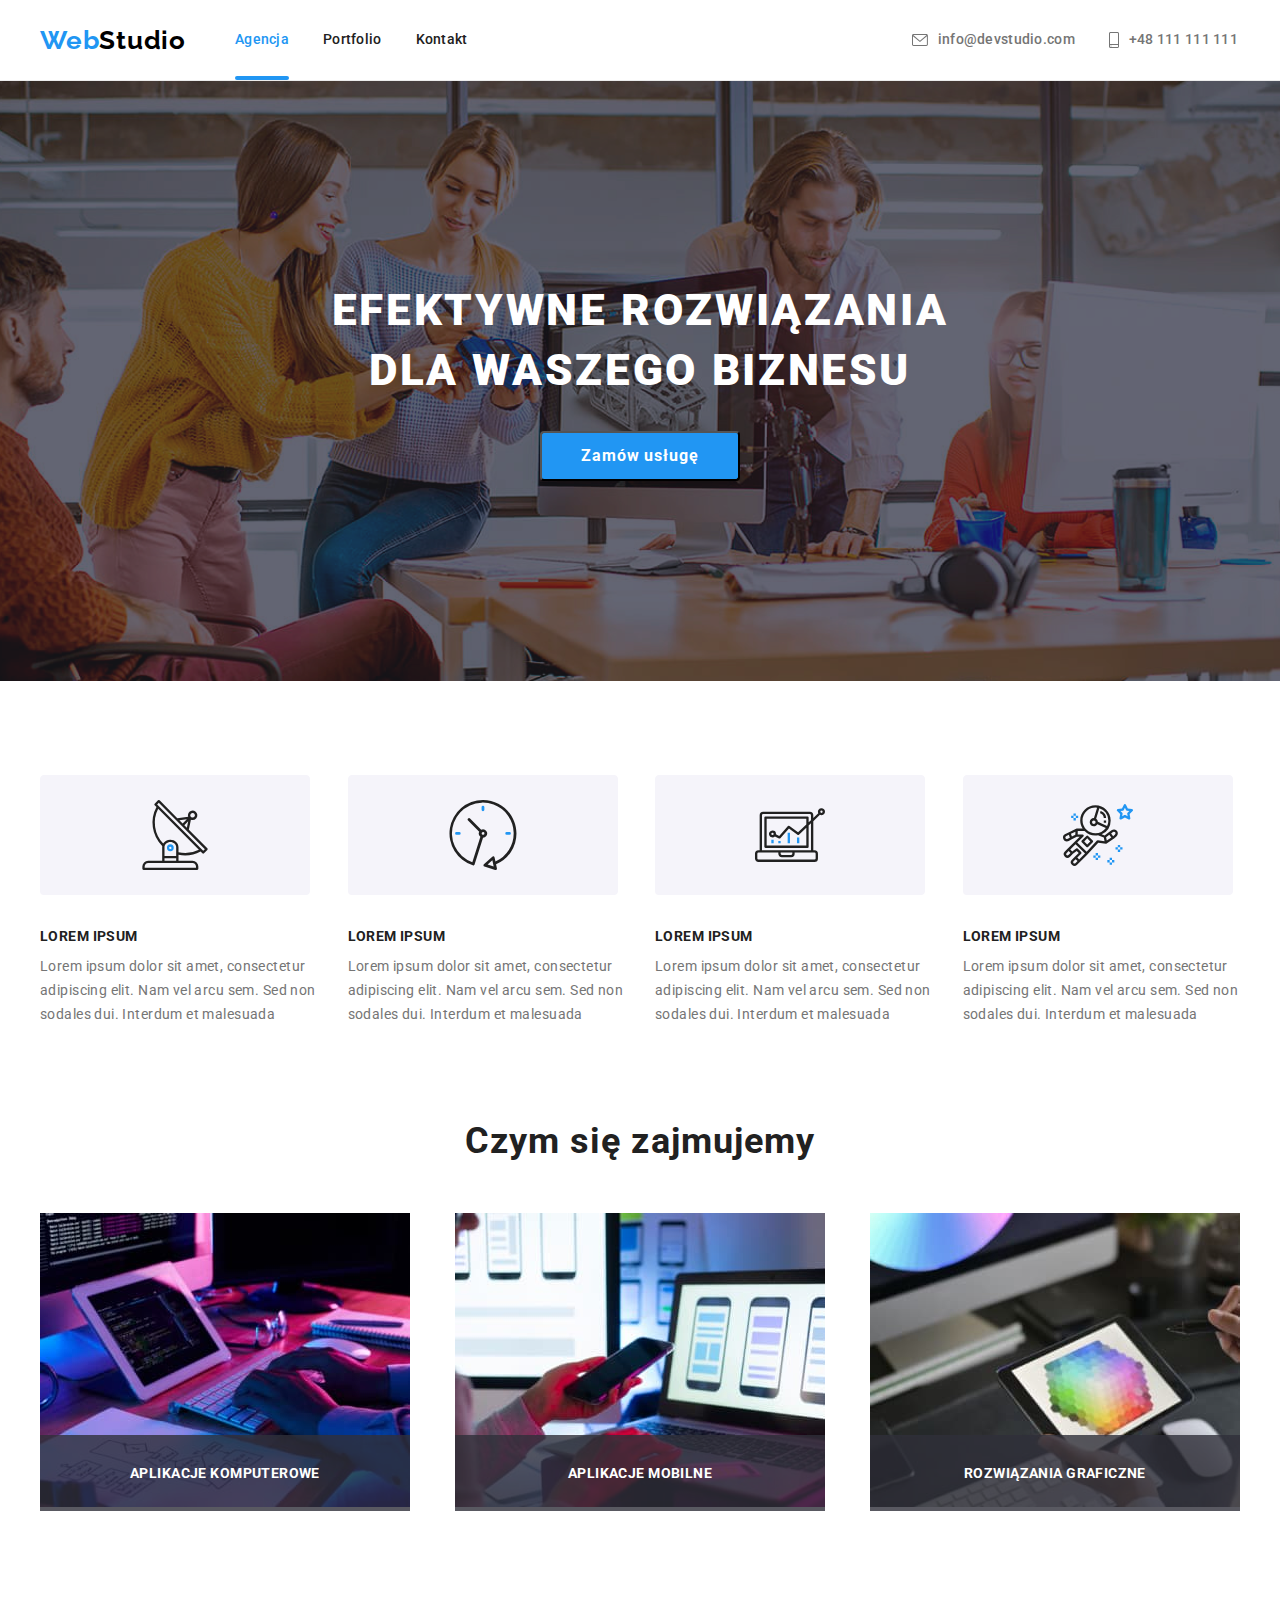
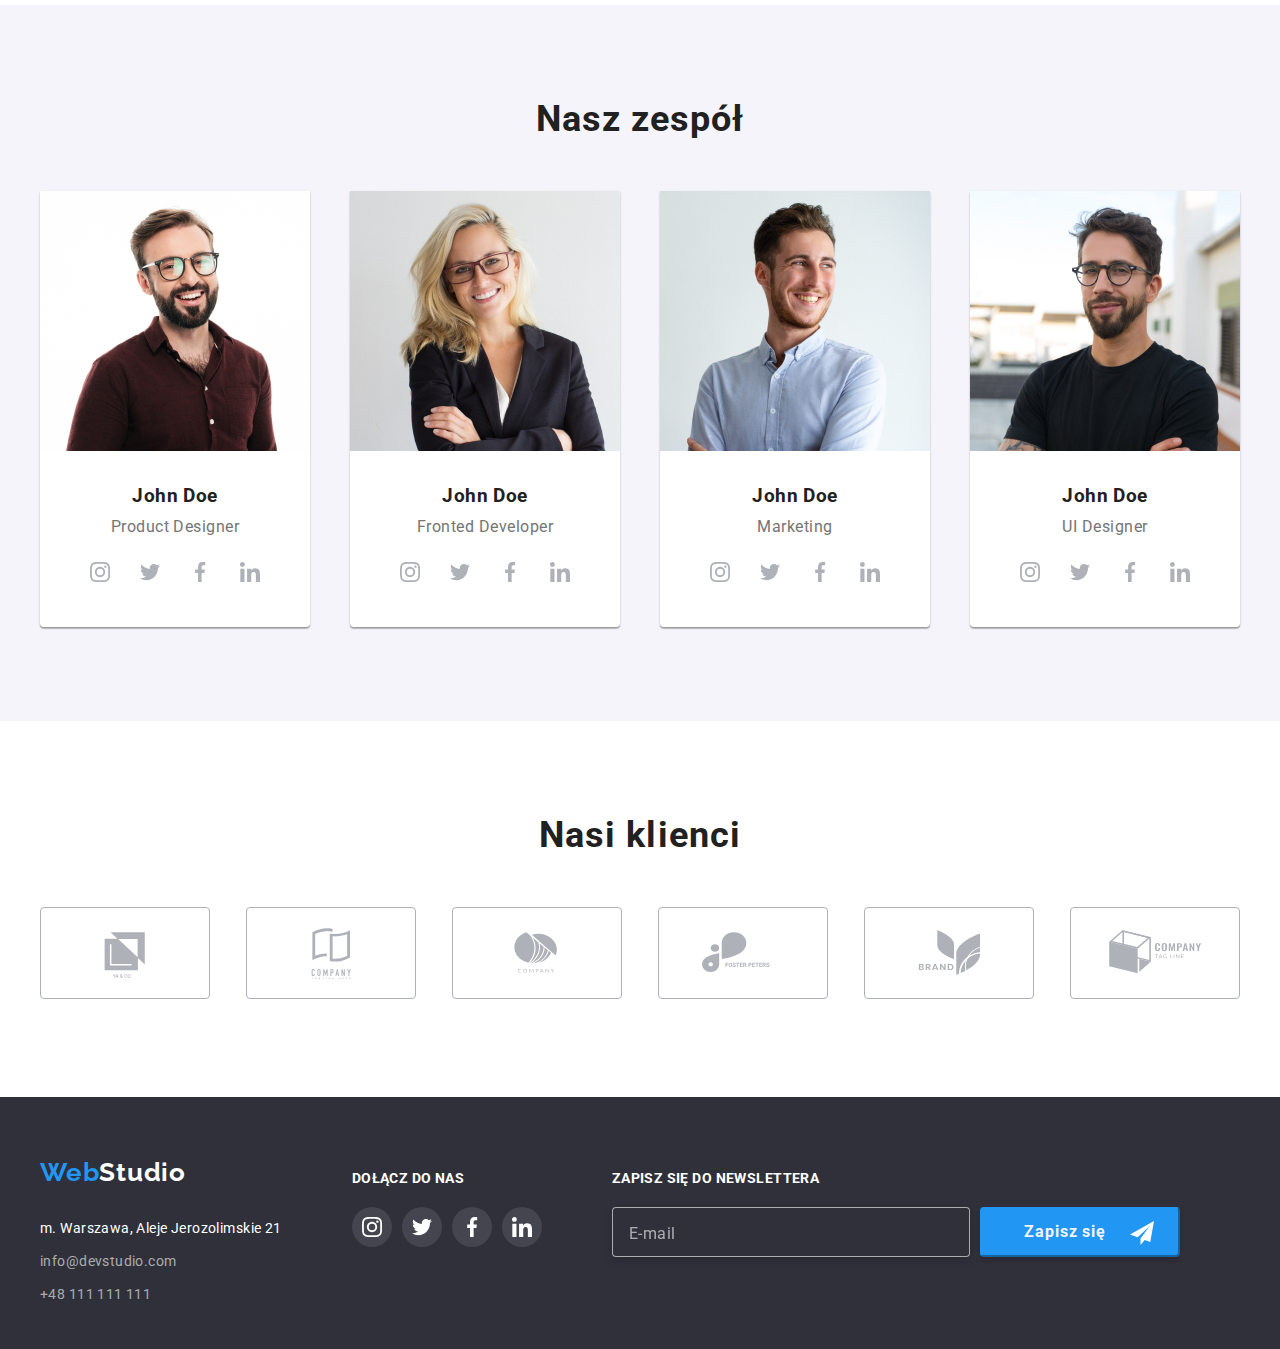
<file: index.html>
<!DOCTYPE html>
<html lang="pl">
  <head>
    <meta charset="UTF-8" />
    <meta name="viewport" content="widht=device-width, initial-scale=1.0" />
    <title>Studio</title>
    <link rel="stylesheet" href="./css/modern-normalize.css" />
    <link rel="stylesheet" href="./css/main.min.css" />
    <link rel="preconnect" href="https://fonts.googleapis.com" />
    <link rel="preconnect" href="https://fonts.gstatic.com" crossorigin />
    <link
      rel="stylesheet"
      href="https://fonts.googleapis.com/css2?family=Raleway:wght@700&family=Roboto:ital,wght@0,400;0,500;0,900;1,700&display=swap"
    />
  </head>
  <body>
    <!--  -->
    <!-- H E A D E R -->
    <!--  -->
    <header class="header">
      <div class="header__container">
        <div class="navbar">
          <div class="navbar__container">
            <div class="navbar__container--left">
              <a href="index.html" class="logo">
                <span class="logo--color">Web</span>Studio</a
              >
              <nav class="navbar__menu">
                <ul class="navbar__list">
                  <li>
                    <a href="index.html" class="link active">Agencja </a>
                  </li>
                  <li><a href="portfolio.html" class="link">Portfolio</a></li>
                  <li><a href="/" class="link">Kontakt</a></li>
                </ul>
              </nav>
            </div>
            <div class="navbar__menu">
              <ul class="navbar__list">
                <li>
                  <a href="mailto:info@devstudio.com" class="link link--gray">
                    <svg class="link__icon-email">
                      <use href="./images/icons.svg#icon-envelope"></use>
                    </svg>
                    <span>info@devstudio.com</span>
                  </a>
                </li>
                <li>
                  <a href="tel:+48111111111" class="link link--gray">
                    <svg class="link__icon-phone">
                      <use href="./images/icons.svg#icon-smartphone"></use>
                    </svg>
                    <span>+48 111 111 111</span>
                  </a>
                </li>
              </ul>
            </div>
          </div>
        </div>
      </div>
    </header>

    <main>
      <!--  -->
      <!-- E F F E C T I V E  S O L U T I O N S -->
      <!--  -->
      <div class="slider">
        <div class="slider__container">
          <h1 class="slider__heading">EFEKTYWNE ROZWIĄZANIA<br />DLA WASZEGO BIZNESU</h1>
          <button type="button" class="slider__button" data-modal-open>
            Zamów usługę
          </button>
        </div>
      </div>

      <!--  -->
      <!-- L O R E M  I P S U M -->
      <!--  -->
      <section class="article">
        <div class="article__container">
          <ul class="article__list">
            <li class="article__item">
              <article>
                <div>
                  <svg class="article__image">
                    <use href="./images/icons.svg#icon-group-1"></use>
                  </svg>
                </div>
                <h3 class="article__heading">LOREM IPSUM</h3>
                <p class="article__summary">
                  Lorem ipsum dolor sit amet, consectetur adipiscing elit. Nam vel arcu
                  sem. Sed non sodales dui. Interdum et malesuada
                </p>
              </article>
            </li>

            <li class="article__item">
              <article>
                <div>
                  <svg class="article__image">
                    <use href="./images/icons.svg#icon-group-2"></use>
                  </svg>
                </div>
                <h3 class="article__heading">LOREM IPSUM</h3>
                <p class="article__summary">
                  Lorem ipsum dolor sit amet, consectetur adipiscing elit. Nam vel arcu
                  sem. Sed non sodales dui. Interdum et malesuada
                </p>
              </article>
            </li>
            <li class="article__item">
              <article>
                <div>
                  <svg class="article__image">
                    <use href="./images/icons.svg#icon-group-3"></use>
                  </svg>
                </div>
                <h3 class="article__heading">LOREM IPSUM</h3>
                <p class="article__summary">
                  Lorem ipsum dolor sit amet, consectetur adipiscing elit. Nam vel arcu
                  sem. Sed non sodales dui. Interdum et malesuada
                </p>
              </article>
            </li>
            <li class="article__item">
              <article>
                <div>
                  <svg class="article__image">
                    <use href="./images/icons.svg#icon-group-4"></use>
                  </svg>
                </div>
                <h3 class="article__heading">LOREM IPSUM</h3>
                <p class="article__summary">
                  Lorem ipsum dolor sit amet, consectetur adipiscing elit. Nam vel arcu
                  sem. Sed non sodales dui. Interdum et malesuada
                </p>
              </article>
            </li>
          </ul>
        </div>
      </section>
      <!--  -->
      <!-- W H A T  W E  D O -->
      <!--  -->
      <section class="offer">
        <div class="offer__container">
          <h2 class="offer__heading">Czym się zajmujemy</h2>
          <ul class="offer__list">
            <li class="offer__item">
              <img src="./images/img2.jpg" width="370" height="294" alt="computer" />
              <figcaption class="offer__content">Aplikacje komputerowe</figcaption>
            </li>
            <li class="offer__item">
              <img src="./images/img1.jpg" width="370" height="294" alt="phone" />
              <figcaption class="offer__content">Aplikacje mobilne</figcaption>
            </li>
            <li class="offer__item">
              <img src="./images/img3.jpg" width="370" height="294" alt="tablet" />
              <figcaption class="offer__content">Rozwiązania graficzne</figcaption>
            </li>
          </ul>
        </div>
      </section>
      <!--  -->
      <!-- O U R  T E A M -->
      <!--  -->
      <section class="team">
        <div class="team__container">
          <h2 class="team__heading">Nasz zespół</h2>
          <ul class="team__list">
            <li class="team__card">
              <figure>
                <img
                  src="./images/person1.jpg"
                  width="270"
                  height="260"
                  alt="Product-Designer"
                />
                <figcaption class="team__caption">
                  <h3>John Doe</h3>
                  <p class="team__spec">Product Designer</p>
                </figcaption>
              </figure>

              <div class="social">
                <div class="social__container">
                  <div>
                    <svg class="social__icon">
                      <use
                        href="./images/icons.svg#icon-insta"
                        width="20"
                        height="20"
                        x="10"
                        y="10"
                      ></use>
                    </svg>
                  </div>
                  <div>
                    <svg class="social__icon">
                      <use
                        href="./images/icons.svg#icon-tweet"
                        width="20"
                        height="20"
                        x="10"
                        y="10"
                      ></use>
                    </svg>
                  </div>

                  <div>
                    <svg class="social__icon">
                      <use
                        href="./images/icons.svg#icon-face "
                        width="20"
                        height="20"
                        x="10"
                        y="10"
                      ></use>
                    </svg>
                  </div>

                  <div>
                    <svg class="social__icon">
                      <use
                        href="./images/icons.svg#icon-linke"
                        width="20"
                        height="20"
                        x="10"
                        y="10"
                      ></use>
                    </svg>
                  </div>
                </div>
              </div>
            </li>
            <li class="team__card">
              <figure>
                <img
                  src="./images/person2.jpg"
                  width="270"
                  height="260"
                  alt="Fronted-Developer"
                />
                <figcaption class="team__caption">
                  <h3>John Doe</h3>
                  <p class="team__spec">Fronted Developer</p>
                </figcaption>
              </figure>
              <div class="social">
                <div class="social__container">
                  <div>
                    <svg class="social__icon">
                      <use
                        href="./images/icons.svg#icon-insta"
                        width="20"
                        height="20"
                        x="10"
                        y="10"
                      ></use>
                    </svg>
                  </div>
                  <div>
                    <svg class="social__icon">
                      <use
                        href="./images/icons.svg#icon-tweet"
                        width="20"
                        height="20"
                        x="10"
                        y="10"
                      ></use>
                    </svg>
                  </div>

                  <div>
                    <svg class="social__icon">
                      <use
                        href="./images/icons.svg#icon-face "
                        width="20"
                        height="20"
                        x="10"
                        y="10"
                      ></use>
                    </svg>
                  </div>

                  <div>
                    <svg class="social__icon">
                      <use
                        href="./images/icons.svg#icon-linke"
                        width="20"
                        height="20"
                        x="10"
                        y="10"
                      ></use>
                    </svg>
                  </div>
                </div>
              </div>
            </li>
            <li class="team__card">
              <figure>
                <img
                  src="./images/person3.jpg"
                  width="270"
                  height="260"
                  alt="Marketing"
                />
                <figcaption class="team__caption">
                  <h3>John Doe</h3>
                  <p class="team__spec">Marketing</p>
                </figcaption>
              </figure>
              <div class="social">
                <div class="social__container">
                  <div>
                    <svg class="social__icon">
                      <use
                        href="./images/icons.svg#icon-insta"
                        width="20"
                        height="20"
                        x="10"
                        y="10"
                      ></use>
                    </svg>
                  </div>
                  <div>
                    <svg class="social__icon">
                      <use
                        href="./images/icons.svg#icon-tweet"
                        width="20"
                        height="20"
                        x="10"
                        y="10"
                      ></use>
                    </svg>
                  </div>

                  <div>
                    <svg class="social__icon">
                      <use
                        href="./images/icons.svg#icon-face "
                        width="20"
                        height="20"
                        x="10"
                        y="10"
                      ></use>
                    </svg>
                  </div>

                  <div>
                    <svg class="social__icon">
                      <use
                        href="./images/icons.svg#icon-linke"
                        width="20"
                        height="20"
                        x="10"
                        y="10"
                      ></use>
                    </svg>
                  </div>
                </div>
              </div>
            </li>
            <li class="team__card">
              <figure>
                <img
                  src="./images/person4.jpg"
                  width="270"
                  height="260"
                  alt="UI-Designer"
                />
                <figcaption class="team__caption">
                  <h3>John Doe</h3>
                  <p class="team__spec">UI Designer</p>
                </figcaption>
                <div class="social">
                  <div class="social__container">
                    <div>
                      <svg class="social__icon">
                        <use
                          href="./images/icons.svg#icon-insta"
                          width="20"
                          height="20"
                          x="10"
                          y="10"
                        ></use>
                      </svg>
                    </div>
                    <div>
                      <svg class="social__icon">
                        <use
                          href="./images/icons.svg#icon-tweet"
                          width="20"
                          height="20"
                          x="10"
                          y="10"
                        ></use>
                      </svg>
                    </div>

                    <div>
                      <svg class="social__icon">
                        <use
                          href="./images/icons.svg#icon-face "
                          width="20"
                          height="20"
                          x="10"
                          y="10"
                        ></use>
                      </svg>
                    </div>

                    <div>
                      <svg class="social__icon">
                        <use
                          href="./images/icons.svg#icon-linke"
                          width="20"
                          height="20"
                          x="10"
                          y="10"
                        ></use>
                      </svg>
                    </div>
                  </div>
                </div>
              </figure>
            </li>
          </ul>
        </div>
      </section>
      <!--  -->
      <!-- C U S T O M E R S -->
      <!--  -->
      <section class="customers">
        <div class="customers__container">
          <h2 class="customers__heading">Nasi klienci</h2>
          <div class="customers__list">
            <div>
              <svg class="customers__icon">
                <use href="./images/icons.svg#icon-client-1"></use>
              </svg>
            </div>

            <div>
              <svg class="customers__icon">
                <use href="./images/icons.svg#icon-client-2"></use>
              </svg>
            </div>

            <div>
              <svg class="customers__icon">
                <use href="./images/icons.svg#icon-client-3"></use>
              </svg>
            </div>

            <div>
              <svg class="customers__icon">
                <use href="./images/icons.svg#icon-client-4"></use>
              </svg>
            </div>

            <div>
              <svg class="customers__icon">
                <use href="./images/icons.svg#icon-client-5"></use>
              </svg>
            </div>

            <div>
              <svg class="customers__icon">
                <use href="./images/icons.svg#icon-client-6"></use>
              </svg>
            </div>
          </div>
        </div>
      </section>
    </main>
    <!--  -->
    <!-- F O O T E R  -->
    <!--  -->
    <footer>
      <div class="footer">
        <div class="footer__container">
          <div>
            <div class="footer__logo">
              <a href="index.html" class="footer__logo footer__logo--style">
                <span class="logo--color">Web</span>
                <span class="logo--color-footer">Studio</span>
              </a>
            </div>
            <address>
              <ul class="address">
                <li class="address__item">m. Warszawa, Aleje Jerozolimskie 21</li>
                <li class="address__item">
                  <a href="mailto:nfo@devstudio.com" class="address__item--color">
                    info@devstudio.com
                  </a>
                </li>
                <li class="address__item">
                  <a href="tel:+48111111111" class="address__item--color"
                    >+48 111 111 111
                  </a>
                </li>
              </ul>
            </address>
          </div>

          <div class="footer__column">
            <div>
              <span class="footer__heading">DOŁĄCZ DO NAS</span>
              <div class="footer__social">
                <div>
                  <svg class="footer__social-icon">
                    <use
                      href="./images/icons.svg#icon-insta"
                      width="20"
                      height="20"
                      x="10"
                      y="10"
                    ></use>
                  </svg>
                </div>

                <div>
                  <svg class="footer__social-icon">
                    <use
                      href="./images/icons.svg#icon-tweet"
                      width="20"
                      height="20"
                      x="10"
                      y="10"
                    ></use>
                  </svg>
                </div>

                <div>
                  <svg class="footer__social-icon">
                    <use
                      href="./images/icons.svg#icon-face"
                      width="20"
                      height="20"
                      x="10"
                      y="10"
                    ></use>
                  </svg>
                </div>
                <div>
                  <svg class="footer__social-icon">
                    <use
                      href="./images/icons.svg#icon-linke"
                      width="20"
                      height="20"
                      x="10"
                      y="10"
                    ></use>
                  </svg>
                </div>
              </div>
            </div>
          </div>

          <div class="footer__column">
            <div>
              <span class="footer__heading">Zapisz się do newslettera</span>
              <div>
                <label>
                  <textarea class="footer__textarea" placeholder="E-mail"></textarea>
                </label>
              </div>
            </div>
          </div>
          <div>
            <div class="footer__button">
              <button type="submit" class="footer__button-icon">Zapisz się</button>
            </div>
          </div>
        </div>
      </div>
    </footer>
    <div class="modal">
      <div class="backdrop is-hidden" data-modal>
        <div class="modal__content">
          <button type="button" class="modal__button-close" data-modal-close>
            <svg class="modal__button-close-icon">
              <use href="./images/icons.svg#icon-close"></use>
            </svg>
          </button>
          <p class="modal__heading">Zostaw swoje dane w formularzu poniżej</p>
          <form>
            <label
              >Imię<input class="modal__input" type="text" name="username" />
              <svg class="modal__input-icon">
                <use
                  href="./images/icons.svg#icon-person"
                  height="18px"
                  width="18px"
                ></use>
              </svg>
            </label>
            <label
              >Telefon<input class="modal__input" type="tel" name="phone" />
              <svg class="modal__input-icon">
                <use
                  href="./images/icons.svg#icon-phone-black"
                  height="18px"
                  width="18px"
                ></use>
              </svg>
            </label>
            <label
              >Email<input class="modal__input" type="email" name="mail" />
              <svg class="modal__input-icon">
                <use
                  href="./images/icons.svg#icon-email-black"
                  height="18px"
                  width="18px"
                ></use>
              </svg>
            </label>
            <label
              >Komentarz<textarea
                class="modal__textarea"
                placeholder="Wprowadź tekst"
              ></textarea>
            </label>
            <label>
              <input class="modal__check-box" type="checkbox" />
              <div class="modal__bottom-text">
                Oświadczam iż akceptuję
                <span class="modal__bottom-text--link">Regulamin</span> i
                <span class="modal__bottom-text--link">Politykę Prywatności.</span>
              </div>
            </label>
          </form>
          <button type="submit" class="modal__button-send">Wyślij</button>
        </div>
      </div>
    </div>
    <script src="./js/modal.js"></script>
  </body>
</html>
</file>
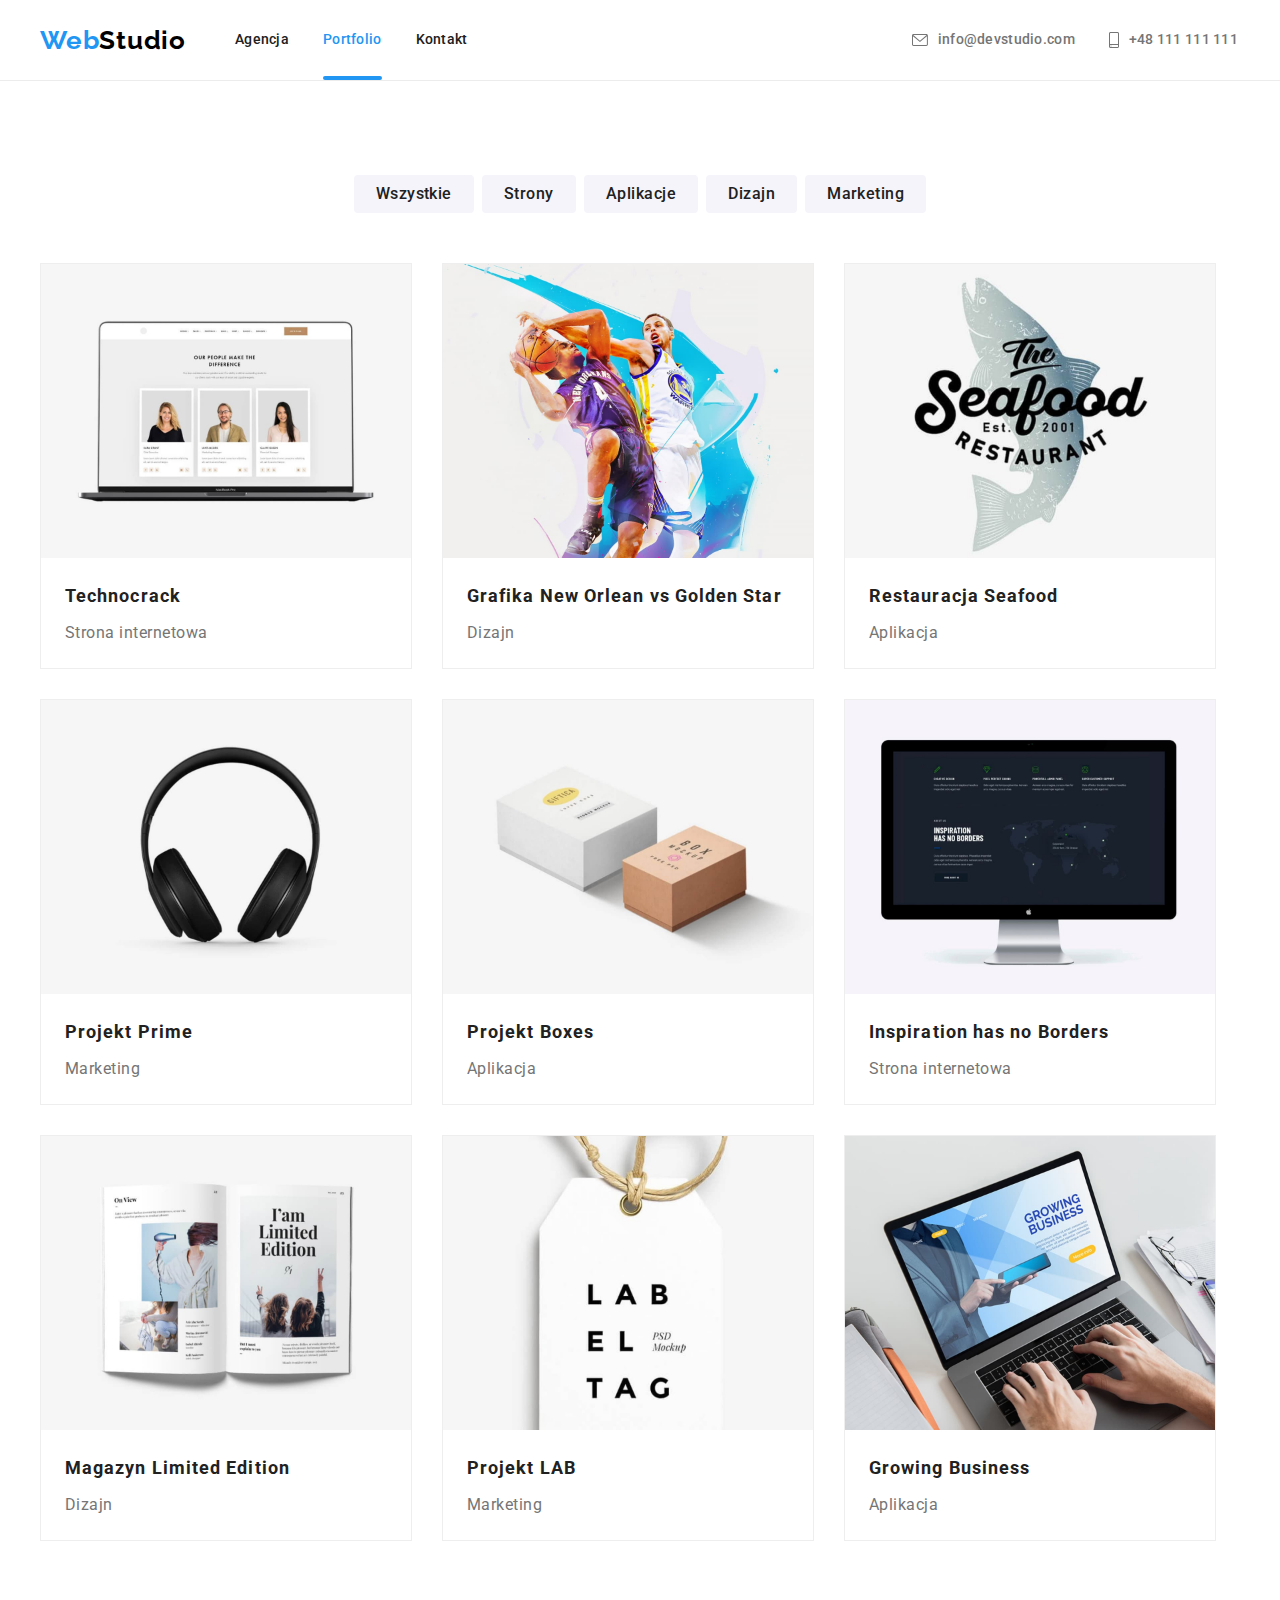
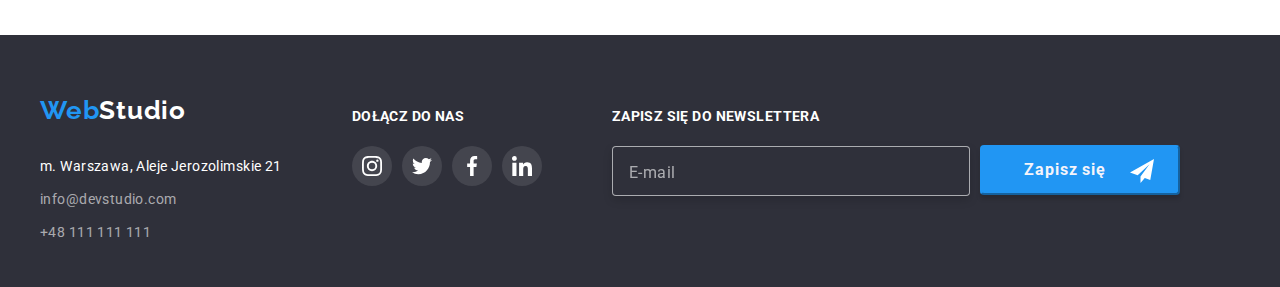
<file: portfolio.html>
<!DOCTYPE html>
<html lang="pl">
  <head>
    <meta charset="UTF-8" />
    <meta name="viewport" content="widht=device-width, initial-scale=1.0" />
    <title>Studio</title>
    <link rel="stylesheet" href="./css/modern-normalize.css" />
    <link rel="stylesheet" href="./css/main.min.css" />
    <link rel="preconnect" href="https://fonts.googleapis.com" />
    <link rel="preconnect" href="https://fonts.gstatic.com" crossorigin />
    <link
      rel="stylesheet"
      href="https://fonts.googleapis.com/css2?family=Raleway:wght@700&family=Roboto:ital,wght@0,400;0,500;0,900;1,700&display=swap"
    />
  </head>
  <body>
    <!--  -->
    <!-- H E A D E R -->
    <!--  -->
    <header class="header">
      <div class="header__container">
        <div class="navbar">
          <div class="navbar__container">
            <div class="navbar__container--left">
              <a href="index.html" class="logo">
                <span class="logo--color">Web</span>Studio</a
              >
              <nav class="navbar__menu">
                <ul class="navbar__list">
                  <li>
                    <a href="index.html" class="link">Agencja </a>
                  </li>
                  <li><a href="portfolio.html" class="link active">Portfolio</a></li>
                  <li><a href="/" class="link">Kontakt</a></li>
                </ul>
              </nav>
            </div>
            <div class="navbar__menu">
              <ul class="navbar__list">
                <li>
                  <a href="mailto:info@devstudio.com" class="link link--gray">
                    <svg class="link__icon-email">
                      <use href="./images/icons.svg#icon-envelope"></use>
                    </svg>
                    <span>info@devstudio.com</span>
                  </a>
                </li>
                <li>
                  <a href="tel:+48111111111" class="link link--gray">
                    <svg class="link__icon-phone">
                      <use href="./images/icons.svg#icon-smartphone"></use>
                    </svg>
                    <span>+48 111 111 111</span>
                  </a>
                </li>
              </ul>
            </div>
          </div>
        </div>
      </div>
    </header>
    <main>
      <!--  -->
      <!-- B U T T O N S  -->
      <!--  -->
      <section>
        <ul class="button-list">
          <li>
            <button type="button" class="button-list--theme">
              Wszystkie
            </button>
          </li>
          <li>
            <button type="button" class="button-list--theme">
              Strony
            </button>
          </li>
          <li>
            <button type="button" class="button-list--theme">
              Aplikacje
            </button>
          </li>
          <li>
            <button type="button" class="button-list--theme">
              Dizajn
            </button>
          </li>
          
            <button type="button" class="button-list--theme">
              Marketing
            </button>
          </li>
        </ul>
      </section>
      <!--  -->
      <!-- P I C T U R E S  -->
      <!--  -->
      <section>
        <div class="products">
          <div class="products__container">
            <ul class="products__list">
              <li class="products__picture">
                <div class="products__box img-one">
                  <div class="products__slider">
                    <p>
                      Technocrack jest popularną platformą wykorzystywaną do
                      rozpowszechniania koronawirusa. Firmy wykorzystują tę platformę do
                      celów szpiegowskich i ataków na niezabezpieczone serwery konkurencji
                    </p>
                  </div>
                </div>
                <p class="products__heading">Technocrack</p>
                <p class="products__summary">Strona internetowa</p>
              </li>

              <li class="products__picture">
                <div class="products__box img-two">
                  <div class="products__slider">
                    <p>
                      Technocrack jest popularną platformą wykorzystywaną do
                      rozpowszechniania koronawirusa. Firmy wykorzystują tę platformę do
                      celów szpiegowskich i ataków na niezabezpieczone serwery konkurencji
                    </p>
                  </div>
                </div>
                <p class="products__heading">Grafika New Orlean vs Golden Star</p>
                <p class="products__summary">Dizajn</p>
              </li>
              <li class="products__picture">
                <div class="products__box img-three">
                  <div class="products__slider">
                    <p>
                      Technocrack jest popularną platformą wykorzystywaną do
                      rozpowszechniania koronawirusa. Firmy wykorzystują tę platformę do
                      celów szpiegowskich i ataków na niezabezpieczone serwery konkurencji
                    </p>
                  </div>
                </div>
                <p class="products__heading">Restauracja Seafood</p>
                <p class="products__summary">Aplikacja</p>
              </li>
              <li class="products__picture">
                <div class="products__box img-four">
                  <div class="products__slider">
                    <p>
                      Technocrack jest popularną platformą wykorzystywaną do
                      rozpowszechniania koronawirusa. Firmy wykorzystują tę platformę do
                      celów szpiegowskich i ataków na niezabezpieczone serwery konkurencji
                    </p>
                  </div>
                </div>
                <p class="products__heading">Projekt Prime</p>
                <p class="products__summary">Marketing</p>
              </li>
              <li class="products__picture">
                <div class="products__box img-five">
                  <div class="products__slider">
                    <p>
                      Technocrack jest popularną platformą wykorzystywaną do
                      rozpowszechniania koronawirusa. Firmy wykorzystują tę platformę do
                      celów szpiegowskich i ataków na niezabezpieczone serwery konkurencji
                    </p>
                  </div>
                </div>
                <p class="products__heading">Projekt Boxes</p>
                <p class="products__summary">Aplikacja</p>
              </li>
              <li class="products__picture">
                <div class="products__box img-six">
                  <div class="products__slider">
                    <p>
                      Technocrack jest popularną platformą wykorzystywaną do
                      rozpowszechniania koronawirusa. Firmy wykorzystują tę platformę do
                      celów szpiegowskich i ataków na niezabezpieczone serwery konkurencji
                    </p>
                  </div>
                </div>
                <p class="products__heading">Inspiration has no Borders</p>
                <p class="products__summary">Strona internetowa</p>
              </li>
              <li class="products__picture">
                <div class="products__box img-seven">
                  <div class="products__slider">
                    <p>
                      Technocrack jest popularną platformą wykorzystywaną do
                      rozpowszechniania koronawirusa. Firmy wykorzystują tę platformę do
                      celów szpiegowskich i ataków na niezabezpieczone serwery konkurencji
                    </p>
                  </div>
                </div>
                <p class="products__heading">Magazyn Limited Edition</p>
                <p class="products__summary">Dizajn</p>
              </li>
              <li class="products__picture">
                <div class="products__box img-eight">
                  <div class="products__slider">
                    <p>
                      Technocrack jest popularną platformą wykorzystywaną do
                      rozpowszechniania koronawirusa. Firmy wykorzystują tę platformę do
                      celów szpiegowskich i ataków na niezabezpieczone serwery konkurencji
                    </p>
                  </div>
                </div>
                <p class="products__heading">Projekt LAB</p>
                <p class="products__summary">Marketing</p>
              </li>
              <li class="products__picture">
                <div class="products__box img-nine">
                  <div class="products__slider">
                    <p>
                      Technocrack jest popularną platformą wykorzystywaną do
                      rozpowszechniania koronawirusa. Firmy wykorzystują tę platformę do
                      celów szpiegowskich i ataków na niezabezpieczone serwery konkurencji
                    </p>
                  </div>
                </div>
                <p class="products__heading">Growing Business</p>
                <p class="products__summary">Aplikacja</p>
              </li>
            </ul>
          </div>
        </div>
      </section>
    </main>
    <!--  -->
    <!-- F O O T E R  -->
    <!--  -->
    <footer>
      <div class="footer">
        <div class="footer__container">
          <div>
            <div class="footer__logo">
              <a href="index.html" class="footer__logo footer__logo--style">
                <span class="logo--color">Web</span>
                <span class="logo--color-footer">Studio</span>
              </a>
            </div>
            <address>
              <ul class="address">
                <li class="address__item">m. Warszawa, Aleje Jerozolimskie 21</li>
                <li class="address__item">
                  <a href="mailto:nfo@devstudio.com" class="address__item--color">
                    info@devstudio.com
                  </a>
                </li>
                <li class="address__item">
                  <a href="tel:+48111111111" class="address__item--color"
                    >+48 111 111 111
                  </a>
                </li>
              </ul>
            </address>
          </div>

          <div class="footer__column">
            <div>
              <span class="footer__heading">DOŁĄCZ DO NAS</span>
              <div class="footer__social">
                <div>
                  <svg class="footer__social-icon">
                    <use
                      href="./images/icons.svg#icon-insta"
                      width="20"
                      height="20"
                      x="10"
                      y="10"
                    ></use>
                  </svg>
                </div>

                <div>
                  <svg class="footer__social-icon">
                    <use
                      href="./images/icons.svg#icon-tweet"
                      width="20"
                      height="20"
                      x="10"
                      y="10"
                    ></use>
                  </svg>
                </div>

                <div>
                  <svg class="footer__social-icon">
                    <use
                      href="./images/icons.svg#icon-face"
                      width="20"
                      height="20"
                      x="10"
                      y="10"
                    ></use>
                  </svg>
                </div>
                <div>
                  <svg class="footer__social-icon">
                    <use
                      href="./images/icons.svg#icon-linke"
                      width="20"
                      height="20"
                      x="10"
                      y="10"
                    ></use>
                  </svg>
                </div>
              </div>
            </div>
          </div>

          <div class="footer__column">
            <div>
              <span class="footer__heading">Zapisz się do newslettera</span>
              <div>
                <label>
                  <textarea class="footer__textarea" placeholder="E-mail"></textarea>
                </label>
              </div>
            </div>
          </div>
          <div>
            <div class="footer__button">
              <button type="submit" class="footer__button-icon">Zapisz się</button>
            </div>
          </div>
        </div>
      </div>
    </footer>
  </body>
</html>
</file>
<file: css/main.min.css>
.logo--color-footer{color:#fff}.logo{display:-webkit-box;display:-ms-flexbox;display:flex;-webkit-box-align:center;-ms-flex-align:center;align-items:center;text-decoration:none;font-family:"Raleway";font-size:26px;line-height:1.19;font-weight:700;letter-spacing:.03em;color:#000;padding-right:47px}.logo--color{color:#2196f3}*{padding:0;margin:0}body{font-family:"Roboto";font-style:normal;letter-spacing:.03em;color:#757575}h2{margin:0;margin-bottom:50px}h3{margin-top:30px;margin-bottom:10px}figure{-webkit-margin-before:0;margin-block-start:0;-webkit-margin-after:0;margin-block-end:0;-webkit-margin-start:0;margin-inline-start:0;-webkit-margin-end:0;margin-inline-end:0}ul{-webkit-margin-before:0;margin-block-start:0;-webkit-margin-after:0;margin-block-end:0;-webkit-margin-start:0;margin-inline-start:0;-webkit-margin-end:0;margin-inline-end:0;-webkit-padding-start:0;padding-inline-start:0}.article__item,.offer__item,.team__list,.address,.button-list,.products__picture{list-style:none}.container,.products__container,.footer__container,.customers__container,.team__container,.offer__container,.article__container,.slider__container,.navbar__container{width:1200px;margin:0 auto}.button-theme,.modal__button-send,.footer__button-icon,.slider__button{background:#2196f3;-webkit-box-shadow:0px 4px 4px rgba(0,0,0,.15);box-shadow:0px 4px 4px rgba(0,0,0,.15);border-radius:4px;cursor:pointer;font-size:16px;width:200px;height:50px;font-weight:700;line-height:1.86;letter-spacing:.06em}.header{border-bottom:1px solid #ececec}.header__container{display:-webkit-box;display:-ms-flexbox;display:flex;height:80px;margin:0 auto;-webkit-box-pack:center;-ms-flex-pack:center;justify-content:center;z-index:1}.navbar{display:-webkit-box;display:-ms-flexbox;display:flex}.navbar__container{display:-webkit-box;display:-ms-flexbox;display:flex;height:80px;-webkit-box-pack:justify;-ms-flex-pack:justify;justify-content:space-between;-webkit-box-align:center;-ms-flex-align:center;align-items:center}.navbar__container--left{display:-webkit-box;display:-ms-flexbox;display:flex;-webkit-box-align:center;-ms-flex-align:center;align-items:center}.navbar__menu{display:-webkit-box;display:-ms-flexbox;display:flex}.navbar__list{display:-webkit-box;display:-ms-flexbox;display:flex;list-style:none;font-weight:500;font-size:14px;line-height:1.14;letter-spacing:.02em;gap:30px}.link{position:relative;margin:2px;text-decoration:none;color:#212121;display:-webkit-box;display:-ms-flexbox;display:flex;-webkit-box-align:center;-ms-flex-align:center;align-items:center}.link:hover,.link:focus{color:#2196f3}.link__icon-email{width:16px;height:12px;margin-right:10px;fill:#757575}.link__icon-phone{width:10px;height:16px;margin-right:10px;fill:#757575}.active{color:#2196f3}.active::after{content:"";display:block;width:100%;height:4px;margin-top:28px;background:#2196f3;border-radius:2px;position:absolute;top:100%;left:0}.link--gray{text-decoration:none;position:relative;margin:2px;color:#757575;display:-webkit-box;display:-ms-flexbox;display:flex;-webkit-box-align:center;-ms-flex-align:center;align-items:center}.link--gray:hover svg{fill:#2196f3;color:#2196f3}.slider{background:#2f303a;text-align:center;height:600px;background-image:url("../images/img.png");background-position:center;background-repeat:no-repeat;height:600px;margin:0 auto;position:relative}.slider__container{position:relative;z-index:1}.slider__heading{font-size:44px;font-weight:900;line-height:1.36;letter-spacing:.06em;color:#fff;text-align:center;padding-top:200px;padding-bottom:30px}.slider__button{left:700px;color:#fff}.slider__button:focus,.slider__button:hover{color:#000;border-color:#2196f3;-webkit-transition:cubic-bezier(0.4, 0, 0.2, 1) 250ms;transition:cubic-bezier(0.4, 0, 0.2, 1) 250ms}.slider::after{content:"";width:100%;height:600px;background:rgba(47,48,58,.4);display:-webkit-box;display:-ms-flexbox;display:flex;position:absolute;top:0}.article{background:#fff}.article__container{position:relative;z-index:1}.article__list{display:-webkit-box;display:-ms-flexbox;display:flex;gap:30px;padding-top:94px}.article__image{width:270px;height:120px}.article__heading{font-size:14px;line-height:1.14;letter-spacing:.03em;color:#212121}.article__summary{font-size:14px;font-weight:400;line-height:1.71;letter-spacing:.03em;color:#757575}.offer{background:#fff}.offer__container{position:relative;z-index:1}.offer__heading{font-size:36px;font-weight:700;line-height:1.16;letter-spacing:.03em;color:#212121;text-align:center;padding-top:94px}.offer__list{display:-webkit-box;display:-ms-flexbox;display:flex;-webkit-box-pack:justify;-ms-flex-pack:justify;justify-content:space-between;padding-bottom:94px}.offer__item{position:relative}.offer__content{position:absolute;font-weight:700;font-size:14px;line-height:1.142857143;text-align:center;letter-spacing:.03em;text-transform:uppercase;padding:30px 0px;bottom:0;width:100%;background:rgba(47,48,58,.8);color:#fff}.team{background:#f5f4fa}.team__container{position:relative;z-index:1}.team__heading{font-size:36px;font-weight:700;line-height:1.16;letter-spacing:.03em;color:#212121;text-align:center;padding-top:94px}.team__list{gap:30px;display:-webkit-box;display:-ms-flexbox;display:flex;-webkit-box-pack:justify;-ms-flex-pack:justify;justify-content:space-between;padding-bottom:94px}.team__card{background:#fff;-webkit-box-shadow:0px 1px 3px rgba(0,0,0,.12),0px 1px 1px rgba(0,0,0,.14),0px 2px 1px rgba(0,0,0,.2);box-shadow:0px 1px 3px rgba(0,0,0,.12),0px 1px 1px rgba(0,0,0,.14),0px 2px 1px rgba(0,0,0,.2);border-radius:0px 0px 4px 4px;text-align:center}.team__caption{font-weight:500;font-size:16px;line-height:1.18;letter-spacing:.03em;color:#212121}.team__spec{color:#757575;font-weight:400;margin-bottom:16px}.social{display:-webkit-box;display:-ms-flexbox;display:flex;-webkit-box-pack:center;-ms-flex-pack:center;justify-content:center;-webkit-box-align:center;-ms-flex-align:center;align-items:center;gap:10px;margin-bottom:30px}.social__container{display:-webkit-box;display:-ms-flexbox;display:flex;-webkit-box-align:center;-ms-flex-align:center;align-items:center;-webkit-box-pack:center;-ms-flex-pack:center;justify-content:center;gap:10px;background-color:#fff}.social__icon{width:40px;height:40px;fill:#afb1b8;border-radius:50%}.social__icon:hover{background-color:#2196f3;cursor:pointer;fill:#fff;-webkit-transition:cubic-bezier(0.4, 0, 0.2, 1) 250ms;transition:cubic-bezier(0.4, 0, 0.2, 1) 250ms}.customers{background:#fff}.customers__container{position:relative;z-index:1}.customers__list{display:-webkit-box;display:-ms-flexbox;display:flex;-webkit-box-align:center;-ms-flex-align:center;align-items:center;-webkit-box-pack:justify;-ms-flex-pack:justify;justify-content:space-between;fill:#afb1b8;gap:30px;margin-bottom:94px}.customers__heading{font-size:36px;font-weight:700;line-height:1.16;letter-spacing:.03em;color:#212121;text-align:center;padding-top:94px}.customers__icon{height:92px;width:170px;border:1px solid #afb1b8;border-radius:4px}.customers__icon:hover,.customers__icon:focus{fill:#2196f3;border-color:#2196f3;-webkit-transition:cubic-bezier(0.4, 0, 0.2, 1) 250ms;transition:cubic-bezier(0.4, 0, 0.2, 1) 250ms;cursor:pointer}.footer{background-color:#2f303a;height:252px}.footer__container{position:relative;z-index:1;display:-webkit-box;display:-ms-flexbox;display:flex;padding-top:60px;gap:70px}.footer__logo--style{text-decoration:none;font-family:"Raleway";font-size:26px;line-height:1.19;font-weight:700;letter-spacing:.03em;color:#000;padding-right:47px;display:-webkit-box;display:-ms-flexbox;display:flex}.footer__column{margin-top:12px}.footer__heading{font-family:"Roboto";font-style:normal;font-weight:700;font-size:14px;line-height:16px;letter-spacing:.03em;text-transform:uppercase;color:#fff}.footer__social{display:-webkit-box;display:-ms-flexbox;display:flex;gap:10px;margin-top:20px}.footer__social-icon{width:40px;height:40px;fill:#fff;border-radius:50%;background-color:rgba(255,255,255,.1)}.footer__social-icon:hover{fill:#fff;background:#2196f3;-webkit-transition:cubic-bezier(0.4, 0, 0.2, 1) 250ms;transition:cubic-bezier(0.4, 0, 0.2, 1) 250ms;cursor:pointer}.footer__textarea{margin-top:10px;padding-left:16px;padding-top:16px;width:358px;height:50px;border:1px solid rgba(255,255,255,.6);-webkit-filter:drop-shadow(0px 4px 4px rgba(0, 0, 0, 0.15));filter:drop-shadow(0px 4px 4px rgba(0, 0, 0, 0.15));border-radius:4px;resize:none;background:#2f303a;color:rgba(255,255,255,.6);font-size:16px}.footer__textarea::-webkit-input-placeholder{font-family:"Roboto";font-style:normal;font-weight:400;font-size:16px;line-height:20px;letter-spacing:.03em;color:rgba(255,255,255,.6)}.footer__textarea::-moz-placeholder{font-family:"Roboto";font-style:normal;font-weight:400;font-size:16px;line-height:20px;letter-spacing:.03em;color:rgba(255,255,255,.6)}.footer__textarea:-ms-input-placeholder{font-family:"Roboto";font-style:normal;font-weight:400;font-size:16px;line-height:20px;letter-spacing:.03em;color:rgba(255,255,255,.6)}.footer__textarea::-ms-input-placeholder{font-family:"Roboto";font-style:normal;font-weight:400;font-size:16px;line-height:20px;letter-spacing:.03em;color:rgba(255,255,255,.6)}.footer__textarea::placeholder{font-family:"Roboto";font-style:normal;font-weight:400;font-size:16px;line-height:20px;letter-spacing:.03em;color:rgba(255,255,255,.6)}.footer__button{margin-top:50px;margin-left:-60px}.footer__button-icon{color:#f5f4fa;border-color:#2196f3;line-height:30px;text-align:left;padding-left:42px;background-image:url("data:image/svg+xml,%3Csvg width='24' height='24' viewBox='0 0 24 24' fill='none' xmlns='http://www.w3.org/2000/svg'%3E%3Cpath d='M24 0L0 13.5L7.66994 16.3407L19.5 5.25002L10.5017 17.3896L10.509 17.3923L10.5 17.3896V24.0001L14.8013 18.982L20.2501 21.0001L24 0Z' fill='white'/%3E%3C/svg%3E%0A");background-repeat:no-repeat;background-position-x:148px;background-position-y:12px}.footer__button-icon:focus,.footer__button-icon:hover{color:#000;border-color:#2196f3;-webkit-transition:cubic-bezier(0.4, 0, 0.2, 1) 250ms;transition:cubic-bezier(0.4, 0, 0.2, 1) 250ms}.address{margin-top:20px}.address__item{font-size:14px;font-weight:400;line-height:1.71;letter-spacing:.03em;color:rgba(255,255,255,.6);font-style:normal;padding-top:9px;color:#fff}.address__item--color{text-decoration:none;color:rgba(255,255,255,.6);font-style:normal}.address__item--color:hover,.address__item--color:focus{color:#fff}.logo--color-footer{color:#fff}form{position:relative;padding-left:40px;padding-right:40px}label{position:relative;display:block;padding-top:10px;font-family:"Roboto";font-size:12px;font-weight:400;line-height:19px;letter-spacing:.01em;text-align:left}label:focus-within svg{fill:#2196f3}input{position:relative;width:448px;height:40px;border-radius:4px;background:none;border-radius:4px;border:1px solid #212121;padding-left:42px}input:focus{-webkit-transition:cubic-bezier(0.4, 0, 0.2, 1) 250ms;transition:cubic-bezier(0.4, 0, 0.2, 1) 250ms;border-color:#2196f3;outline:none}input:checked::before{background-color:#2196f3;border:1px solid #2196f3;background-image:url("data:image/svg+xml,%3Csvg width='16' height='15' fill='none' xmlns='http://www.w3.org/2000/svg'%3E%3Crect width='16' height='15' rx='2' fill='%232196F3'/%3E%3Cpath d='m3.957 7.752-.069-.066-.069.065-.888.842-.076.072.076.073 3.496 3.334.069.066.069-.066 7.504-7.158.076-.073-.076-.072-.882-.841-.069-.066-.069.066-6.553 6.246-2.539-2.422Z' fill='%23fff' stroke='%23fff' stroke-width='.2'/%3E%3C/svg%3E");background-repeat:none;background-position:center;background-size:cover}.backdrop{position:fixed;left:0;top:0;width:100%;height:100%;background:rgba(0,0,0,.3);-webkit-transition:cubic-bezier(0.4, 0, 0.2, 1) 250ms;transition:cubic-bezier(0.4, 0, 0.2, 1) 250ms;z-index:2}.is-hidden{opacity:0;visibility:hidden;pointer-events:none;-webkit-transition:cubic-bezier(0.4, 0, 0.2, 1) 250ms;transition:cubic-bezier(0.4, 0, 0.2, 1) 250ms}.modal__content{position:absolute;z-index:0;width:528px;height:581px;border-radius:4px;background-color:#fff;top:50%;left:50%;-webkit-transform:translate(-50%, -50%);transform:translate(-50%, -50%);-webkit-box-shadow:0px 1px 3px rgba(0,0,0,.12),0px 1px 1px rgba(0,0,0,.14),0px 2px 1px rgba(0,0,0,.2);box-shadow:0px 1px 3px rgba(0,0,0,.12),0px 1px 1px rgba(0,0,0,.14),0px 2px 1px rgba(0,0,0,.2)}.modal__button-close{margin-left:490px;margin-top:8px;width:30px;height:30px;background:#fff;border:1px solid rgba(0,0,0,.1);border-radius:50%;display:-webkit-box;display:-ms-flexbox;display:flex;-webkit-box-align:center;-ms-flex-align:center;align-items:center;-webkit-box-pack:center;-ms-flex-pack:center;justify-content:center}.modal__button-close-icon{position:absolute;height:18px;width:18px;cursor:pointer}.modal__button-close-icon:hover,.modal__button-close-icon:focus{fill:#2196f3;-webkit-transition:cubic-bezier(0.4, 0, 0.2, 1) 250ms;transition:cubic-bezier(0.4, 0, 0.2, 1) 250ms}.modal__heading{font-family:Roboto;font-size:20px;font-weight:700;line-height:23px;letter-spacing:.03em;text-align:center;color:#212121;margin-top:2px;margin-bottom:12px}.modal__input{outline:none;border:1px solid rgba(33,33,33,.2)}.modal__input-icon{position:absolute;display:-webkit-box;display:-ms-flexbox;display:flex;top:40px;left:15px}.modal__textarea{padding-left:15px;padding-top:12px;position:relative;width:448px;height:120px;border:1px solid rgba(33,33,33,.2);border-radius:4px;resize:none;color:rgba(117,117,117,.5)}.modal__textarea::-webkit-input-placeholder{color:rgba(117,117,117,.5)}.modal__textarea::-moz-placeholder{color:rgba(117,117,117,.5)}.modal__textarea:-ms-input-placeholder{color:rgba(117,117,117,.5)}.modal__textarea::-ms-input-placeholder{color:rgba(117,117,117,.5)}.modal__textarea::placeholder{color:rgba(117,117,117,.5)}.modal__textarea:focus{-webkit-transition:cubic-bezier(0.4, 0, 0.2, 1) 250ms;transition:cubic-bezier(0.4, 0, 0.2, 1) 250ms;border-color:#2196f3;outline:none}.modal__bottom-text--link:hover{display:inline-block;text-decoration:underline;color:#2196f3;cursor:pointer}.margin{margin-top:10px;margin-left:39px}.modal__button-send{text-align:center;border:none;color:#fff;margin-top:30px;margin-left:164px;margin-right:164px}.modal__button-send:focus,.modal__button-send:hover{color:#000;border-color:#2196f3;-webkit-transition:cubic-bezier(0.4, 0, 0.2, 1) 250ms;transition:cubic-bezier(0.4, 0, 0.2, 1) 250ms}.modal__bottom-text{margin-top:10px;margin-left:39px}.modal__check-box{display:-webkit-box;display:-ms-flexbox;display:flex;position:absolute;height:10px;width:15px;margin-top:10px;margin-left:15px}.modal__check-box::before{display:block;position:absolute;content:"";width:15px;height:15px;border:1px solid #000;border-radius:1px;background-color:#fff}.button-list{display:-webkit-box;display:-ms-flexbox;display:flex;-webkit-box-pack:center;-ms-flex-pack:center;justify-content:center;gap:8px;margin-top:94px}.button-list--theme{border-radius:4px;background-color:#f5f4fa;color:#212121;font-size:16px;font-weight:500;line-height:1.63;letter-spacing:.03em;text-align:center;border:none;padding-left:22px;padding-right:22px;padding-top:6px;padding-bottom:6px}.button-list--theme:hover,.button-list--theme:focus{background-color:#2196f3;color:#fff;cursor:pointer;-webkit-box-shadow:0px 3px 1px rgba(0,0,0,.1),0px 1px 2px rgba(0,0,0,.08),0px 2px 2px rgba(0,0,0,.12);box-shadow:0px 3px 1px rgba(0,0,0,.1),0px 1px 2px rgba(0,0,0,.08),0px 2px 2px rgba(0,0,0,.12);border-radius:4px}.products{background:#fff}.products__container{position:relative;z-index:1}.products__list{margin-top:50px;margin-bottom:94px;display:-webkit-box;display:-ms-flexbox;display:flex;-ms-flex-wrap:wrap;flex-wrap:wrap;gap:30px}.products__picture{background:#fff;border:1px solid #eee;position:relative}.products__picture:hover,.products__picture:focus{-webkit-box-shadow:0px 1px 1px rgba(0,0,0,.12),0px 4px 4px rgba(0,0,0,.06),1px 4px 6px rgba(0,0,0,.16);box-shadow:0px 1px 1px rgba(0,0,0,.12),0px 4px 4px rgba(0,0,0,.06),1px 4px 6px rgba(0,0,0,.16)}.products__box{background-size:contain;width:370px;height:294px;margin-left:auto;margin-right:auto;overflow:hidden}.products__slider{width:100%;height:100%;-webkit-transform:translatey(100%);transform:translatey(100%);-webkit-transition:cubic-bezier(0.4, 0, 0.2, 1) 250ms;transition:cubic-bezier(0.4, 0, 0.2, 1) 250ms;background:rgba(33,150,243,.9);color:#fff;padding-left:24px;padding-top:49px;padding-right:46px;padding-bottom:49px;font-family:Roboto;font-size:18px;font-weight:400;line-height:28px;letter-spacing:.03em;text-align:left}.products__heading{padding-top:20px;padding-bottom:4px;padding-left:24px;font-size:18px;font-weight:700;line-height:2;letter-spacing:.06em;color:#212121}.products__summary{padding-left:24px;padding-bottom:20px;font-size:16px;font-weight:400;line-height:1.88;letter-spacing:.03em;color:#757575}.products__box:hover .products__slider{-webkit-transform:translate(0);transform:translate(0)}.img-one{background-image:url("../images/img-one.jpg")}.img-two{background-image:url("../images/img-two.jpg")}.img-three{background-image:url("../images/img-three.jpg")}.img-four{background-image:url("../images/img-four.jpg")}.img-five{background-image:url("../images/img-five.jpg")}.img-six{background-image:url("../images/img-six.jpg")}.img-seven{background-image:url("../images/img-seven.jpg")}.img-eight{background-image:url("../images/img-eight.jpg")}.img-nine{background-image:url("../images/img-nine.jpg")}/*# sourceMappingURL=main.min.css.map */
</file>
